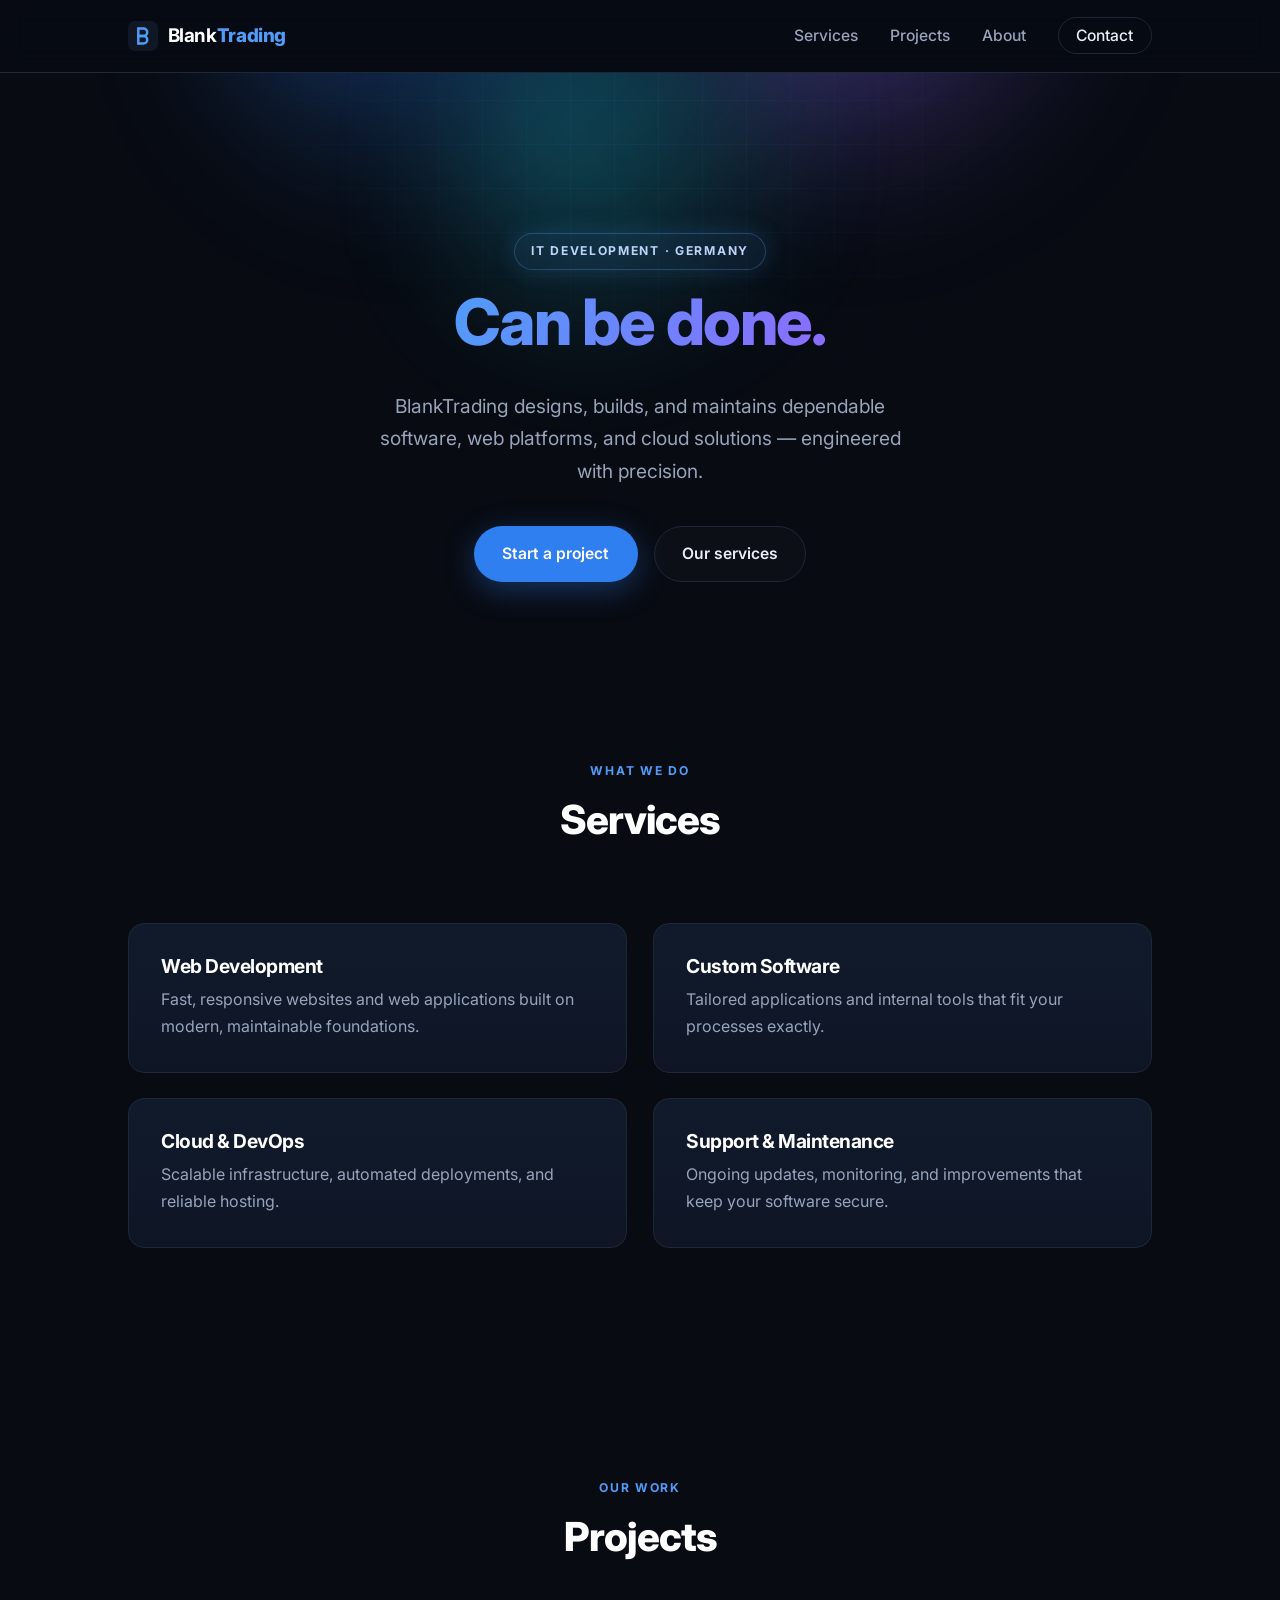
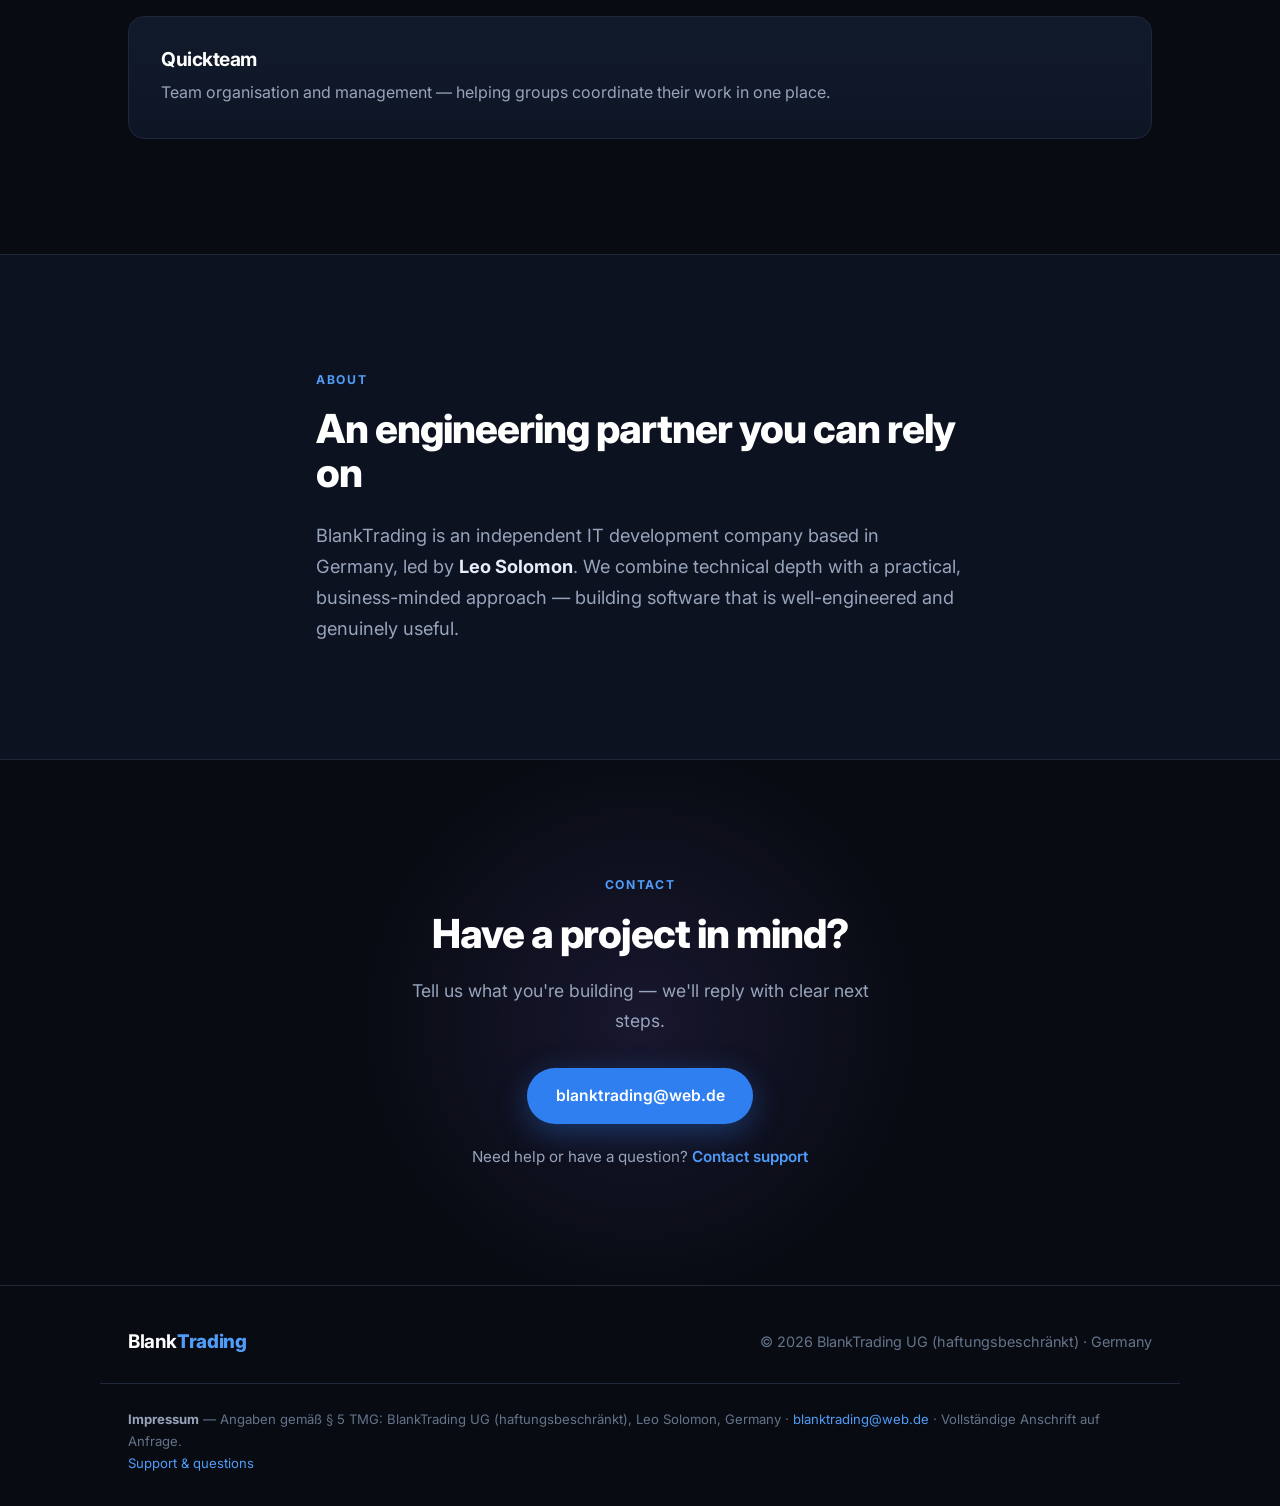
<file: index.html>
<!DOCTYPE html>
<html lang="en">
<head>
  <meta charset="UTF-8" />
  <meta name="viewport" content="width=device-width, initial-scale=1.0" />
  <meta name="description" content="BlankTrading UG (haftungsbeschränkt) is a Germany-based IT development company building reliable software, web platforms, and cloud solutions." />
  <meta name="theme-color" content="#0a0e17" />
  <title>BlankTrading — IT Development</title>
  <link rel="preconnect" href="https://fonts.googleapis.com" />
  <link rel="preconnect" href="https://fonts.gstatic.com" crossorigin />
  <link href="https://fonts.googleapis.com/css2?family=Inter:wght@400;500;600;700;800&display=swap" rel="stylesheet" />
  <link rel="stylesheet" href="styles.css" />
  <link rel="icon" href="data:image/svg+xml,%3Csvg xmlns='http://www.w3.org/2000/svg' viewBox='0 0 32 32'%3E%3Crect width='32' height='32' rx='7' fill='%23101725'/%3E%3Cg fill='none' stroke='%234f9cf9' stroke-width='2.6' stroke-linecap='round' stroke-linejoin='round'%3E%3Cpath d='M11 8V24'/%3E%3Cpath d='M11 8H16.5a4 4 0 0 1 0 8H11'/%3E%3Cpath d='M11 16H16.5a4 4 0 0 1 0 8H11'/%3E%3C/g%3E%3C/svg%3E" />
</head>
<body>
  <a class="skip-link" href="#main">Skip to content</a>
  <div class="scroll-progress" aria-hidden="true"></div>

  <header class="site-header" id="top">
    <div class="container header-inner">
      <a class="brand" href="#top" aria-label="BlankTrading home">
        <span class="brand-mark" aria-hidden="true">
          <svg viewBox="0 0 32 32" width="30" height="30" role="img">
            <rect width="32" height="32" rx="7" fill="#101725" />
            <g fill="none" stroke="#4f9cf9" stroke-width="2.6" stroke-linecap="round" stroke-linejoin="round">
              <path d="M11 8V24" />
              <path d="M11 8H16.5a4 4 0 0 1 0 8H11" />
              <path d="M11 16H16.5a4 4 0 0 1 0 8H11" />
            </g>
          </svg>
        </span>
        <span class="brand-name">Blank<strong>Trading</strong></span>
      </a>

      <nav class="site-nav" aria-label="Primary">
        <button class="nav-toggle" aria-expanded="false" aria-controls="nav-menu" aria-label="Toggle navigation">
          <span></span><span></span><span></span>
        </button>
        <ul class="nav-menu" id="nav-menu">
          <li><a href="#services">Services</a></li>
          <li><a href="#projects">Projects</a></li>
          <li><a href="#about">About</a></li>
          <li><a href="#contact" class="nav-cta">Contact</a></li>
        </ul>
      </nav>
    </div>
  </header>

  <main id="main">
    <!-- Hero -->
    <section class="hero">
      <div class="hero-bg" aria-hidden="true">
        <span class="orb orb-1"></span>
        <span class="orb orb-2"></span>
        <span class="orb orb-3"></span>
        <span class="hero-grid"></span>
      </div>
      <div class="container hero-inner">
        <p class="eyebrow eyebrow-badge">IT Development · Germany</p>
        <h1><span class="grad-text">Can be done.</span></h1>
        <p class="lead">
          BlankTrading designs, builds, and maintains dependable software, web
          platforms, and cloud solutions — engineered with precision.
        </p>
        <div class="hero-actions">
          <a href="#contact" class="btn btn-primary">Start a project</a>
          <a href="#services" class="btn btn-ghost">Our services</a>
        </div>
      </div>
    </section>

    <!-- Services -->
    <section class="section" id="services">
      <div class="container">
        <div class="section-head">
          <p class="eyebrow">What we do</p>
          <h2>Services</h2>
        </div>

        <div class="grid grid-2">
          <!-- Web Development — a website assembling itself -->
          <article class="card card-anim" data-service="web">
            <span class="aura aura-web" aria-hidden="true">
              <span class="frame"></span>
              <i class="cb cb-tl"></i><i class="cb cb-tr"></i><i class="cb cb-bl"></i><i class="cb cb-br"></i>
              <i class="guide guide-1"></i>
              <i class="guide guide-2"></i>
              <span class="code">
                <b>&lt;section class="hero"&gt;</b>
                <b>&nbsp;&nbsp;&lt;h1&gt;Can be done.&lt;/h1&gt;</b>
                <b>&lt;/section&gt;</b>
              </span>
            </span>
            <h3>Web Development</h3>
            <p>Fast, responsive websites and web applications built on modern, maintainable foundations.</p>
          </article>

          <!-- Custom Software — architecture graph with flowing data -->
          <article class="card card-anim" data-service="software">
            <span class="aura aura-software" aria-hidden="true">
              <span class="frame"></span>
              <i class="cb cb-tl"></i><i class="cb cb-tr"></i><i class="cb cb-bl"></i><i class="cb cb-br"></i>
              <i class="nd nd-t"></i><i class="nd nd-r"></i><i class="nd nd-b"></i><i class="nd nd-l"></i>
              <span class="code">
                <b>#include &lt;core.h&gt;</b>
                <b>int main() {</b>
                <b>&nbsp;&nbsp;app.run();</b>
              </span>
            </span>
            <h3>Custom Software</h3>
            <p>Tailored applications and internal tools that fit your processes exactly.</p>
          </article>

          <!-- Cloud & DevOps — autoscaling servers syncing to a cloud -->
          <article class="card card-anim" data-service="cloud">
            <span class="aura aura-cloud" aria-hidden="true">
              <span class="frame"></span>
              <i class="cb cb-tl"></i><i class="cb cb-tr"></i><i class="cb cb-bl"></i><i class="cb cb-br"></i>
              <svg class="cl cl-1" viewBox="0 0 64 40"><path d="M18 34a10 10 0 0 1 .5-19.9A13 13 0 0 1 44 15a9 9 0 0 1 4 19z"/></svg>
              <svg class="cl cl-2" viewBox="0 0 64 40"><path d="M18 34a10 10 0 0 1 .5-19.9A13 13 0 0 1 44 15a9 9 0 0 1 4 19z"/></svg>
              <svg class="cl cl-3" viewBox="0 0 64 40"><path d="M18 34a10 10 0 0 1 .5-19.9A13 13 0 0 1 44 15a9 9 0 0 1 4 19z"/></svg>
            </span>
            <h3>Cloud &amp; DevOps</h3>
            <p>Scalable infrastructure, automated deployments, and reliable hosting.</p>
          </article>

          <!-- Support & Maintenance — live monitoring graph -->
          <article class="card card-anim" data-service="support">
            <span class="aura aura-support" aria-hidden="true">
              <span class="frame"></span>
              <i class="cb cb-tl"></i><i class="cb cb-tr"></i><i class="cb cb-bl"></i><i class="cb cb-br"></i>
              <i class="st st-1"></i>
              <i class="st st-2"></i>
            </span>
            <h3>Support &amp; Maintenance</h3>
            <p>Ongoing updates, monitoring, and improvements that keep your software secure.</p>
          </article>
        </div>
      </div>
    </section>

    <!-- Projects -->
    <section class="section" id="projects">
      <div class="container">
        <div class="section-head">
          <p class="eyebrow">Our work</p>
          <h2>Projects</h2>
        </div>

        <div class="projects-grid">
          <div class="card card-anim project-card">
            <h3>Quickteam</h3>
            <p>Team organisation and management — helping groups coordinate their work in one place.</p>
          </div>
        </div>
      </div>
    </section>

    <!-- About -->
    <section class="section section-alt" id="about">
      <div class="container about-inner">
        <div class="section-head section-head-left">
          <p class="eyebrow">About</p>
          <h2>An engineering partner you can rely on</h2>
        </div>
        <p class="about-text">
          BlankTrading is an independent IT development company based in Germany,
          led by <strong>Leo Solomon</strong>. We combine technical depth with a
          practical, business-minded approach — building software that is
          well-engineered and genuinely useful.
        </p>
      </div>
    </section>

    <!-- Contact -->
    <section class="section contact" id="contact">
      <div class="container contact-inner">
        <p class="eyebrow">Contact</p>
        <h2>Have a project in mind?</h2>
        <p class="contact-lead">Tell us what you're building — we'll reply with clear next steps.</p>
        <a href="mailto:blanktrading@web.de" class="btn btn-primary">blanktrading@web.de</a>
        <p class="contact-support">
          Need help or have a question?
          <a href="mailto:blanktrading@web.de?subject=Support%20request">Contact support</a>
        </p>
      </div>
    </section>
  </main>

  <footer class="site-footer">
    <div class="container footer-inner">
      <span class="brand-name">Blank<strong>Trading</strong></span>
      <p class="footer-copy">&copy; <span id="year">2026</span> BlankTrading UG (haftungsbeschränkt) · Germany</p>
    </div>

    <!-- Impressum (legally required in Germany) -->
    <div class="container impressum" id="impressum">
      <p>
        <strong>Impressum</strong> — Angaben gemäß § 5 TMG:
        BlankTrading UG (haftungsbeschränkt), Leo Solomon, Germany ·
        <a href="mailto:blanktrading@web.de">blanktrading@web.de</a> ·
        Vollständige Anschrift auf Anfrage.
      </p>
      <p class="footer-support">
        <a href="mailto:blanktrading@web.de?subject=Support%20request">Support &amp; questions</a>
      </p>
    </div>
  </footer>

  <script src="script.js" defer></script>
</body>
</html>
</file>
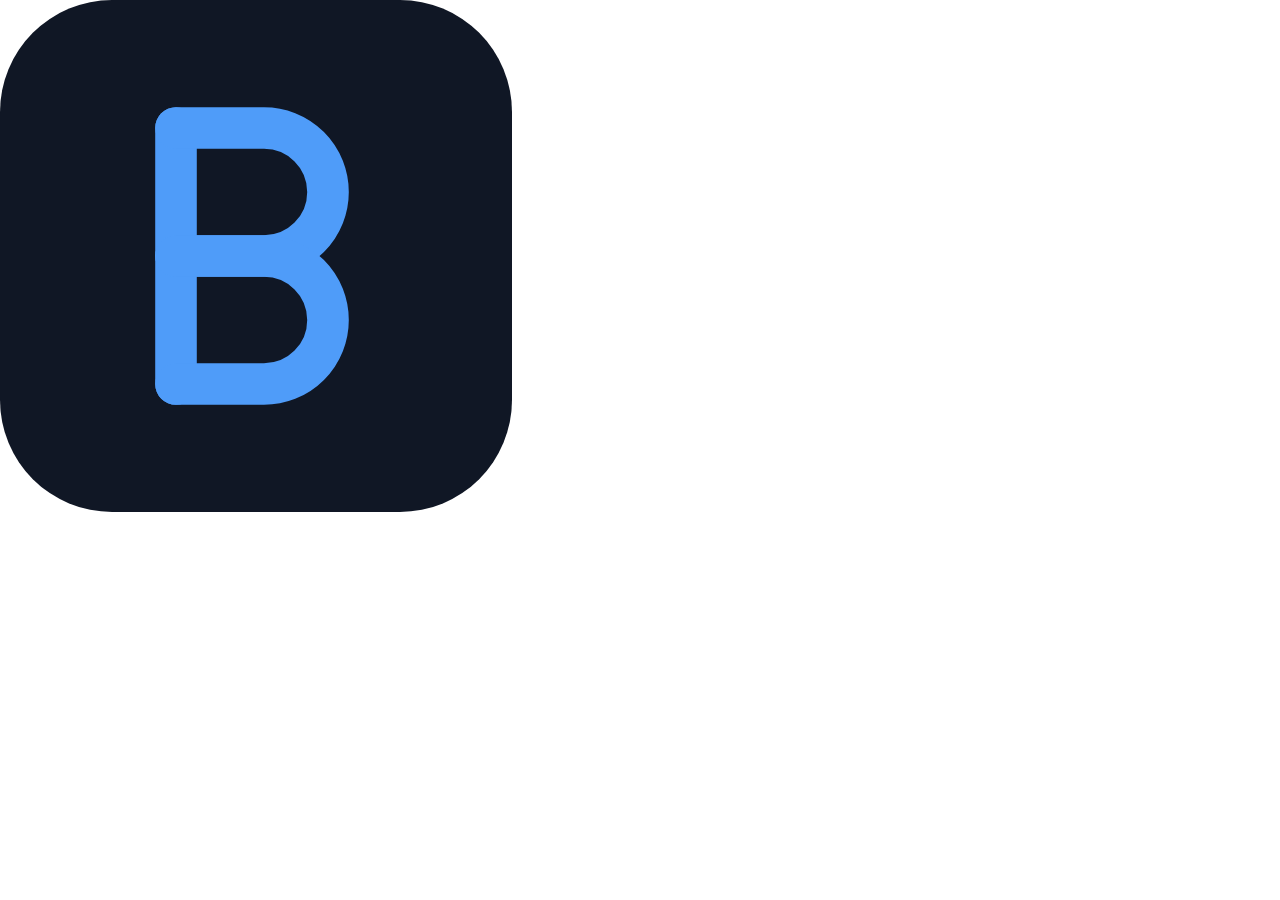
<file: _render_icon.html>
<!doctype html><html><head><meta charset="utf-8"><style>html,body{margin:0}</style></head>
<body>
<canvas id="c" width="512" height="512"></canvas>
<script>
const svg = `<svg xmlns='http://www.w3.org/2000/svg' viewBox='0 0 32 32'><rect width='32' height='32' rx='7' fill='#101725'/><g fill='none' stroke='#4f9cf9' stroke-width='2.6' stroke-linecap='round' stroke-linejoin='round'><path d='M11 8V24'/><path d='M11 8H16.5a4 4 0 0 1 0 8H11'/><path d='M11 16H16.5a4 4 0 0 1 0 8H11'/></g></svg>`;
window.done = false;
const img = new Image();
img.onload = () => {
  const c = document.getElementById('c');
  const ctx = c.getContext('2d');
  ctx.drawImage(img, 0, 0, 512, 512);
  window.pngData = c.toDataURL('image/png').split(',')[1];
  window.done = true;
};
img.src = 'data:image/svg+xml;utf8,' + encodeURIComponent(svg);
</script>
</body></html>
</file>
<file: styles.css>
/* ============================================================
   BlankTrading — stylesheet (dark, flashy)
   ============================================================ */

:root {
  --bg: #080b12;
  --bg-soft: #0c1220;
  --surface: #111a2b;
  --surface-2: #0e1626;
  --border: #1e2838;
  --blue: #4f9cf9;
  --blue-strong: #2f7ff0;
  --cyan: #22d3ee;
  --violet: #8b6cff;
  --text: #e7edf7;
  --muted: #97a4bb;
  --faint: #64748b;

  --grad: linear-gradient(120deg, #4f9cf9, #8b6cff 45%, #22d3ee);
  --grad-soft: linear-gradient(120deg, rgba(79,156,249,.9), rgba(139,108,255,.9), rgba(34,211,238,.9));

  --radius: 16px;
  --container: 1080px;
  --font: "Inter", system-ui, -apple-system, "Segoe UI", Roboto, Helvetica, Arial, sans-serif;
}

*, *::before, *::after { box-sizing: border-box; }

html { scroll-behavior: smooth; }

body {
  margin: 0;
  font-family: var(--font);
  color: var(--text);
  background: var(--bg);
  line-height: 1.7;
  -webkit-font-smoothing: antialiased;
  text-rendering: optimizeLegibility;
  overflow-x: hidden;
}

@media (prefers-reduced-motion: reduce) {
  html { scroll-behavior: auto; }
  *, *::before, *::after { animation: none !important; transition: none !important; }
  .reveal { opacity: 1 !important; transform: none !important; }
  .scroll-progress { display: none !important; }
}

h1, h2, h3 { line-height: 1.12; letter-spacing: -0.025em; margin: 0 0 .5em; color: #fff; }
h1 { font-size: clamp(2.4rem, 6vw, 4rem); font-weight: 800; }
h2 { font-size: clamp(1.8rem, 3.6vw, 2.5rem); font-weight: 800; }
h3 { font-size: 1.2rem; font-weight: 700; }
p { margin: 0 0 1rem; }
a { color: var(--blue); text-decoration: none; }
a:hover { color: #7bb5fb; }
svg { display: block; max-width: 100%; }

.container {
  width: 100%;
  max-width: var(--container);
  margin: 0 auto;
  padding: 0 28px;
}

.grad-text {
  background: var(--grad);
  background-size: 220% 220%;
  -webkit-background-clip: text;
  background-clip: text;
  -webkit-text-fill-color: transparent;
  color: transparent;
  animation: grad-shift 6s ease infinite;
}
@keyframes grad-shift {
  0%, 100% { background-position: 0% 50%; }
  50% { background-position: 100% 50%; }
}

.skip-link {
  position: absolute;
  left: -999px; top: 0;
  background: var(--blue-strong);
  color: #fff;
  padding: 10px 16px;
  border-radius: 0 0 8px 0;
  z-index: 200;
}
.skip-link:focus { left: 0; }

.eyebrow {
  text-transform: uppercase;
  letter-spacing: .14em;
  font-size: .76rem;
  font-weight: 700;
  color: var(--blue);
  margin: 0 0 1rem;
}
.eyebrow-badge {
  display: inline-block;
  padding: .45rem 1rem;
  border-radius: 999px;
  border: 1px solid rgba(79,156,249,.3);
  background: rgba(79,156,249,.08);
  color: #bcd4f7;
  box-shadow: 0 0 24px rgba(79,156,249,.18);
}

/* ---------- Buttons ---------- */
.btn {
  position: relative;
  display: inline-flex;
  align-items: center;
  justify-content: center;
  font-weight: 600;
  font-size: .98rem;
  padding: .85rem 1.7rem;
  border-radius: 999px;
  border: 1px solid transparent;
  cursor: pointer;
  overflow: hidden;
  transition: transform .18s ease, box-shadow .25s ease, background .2s ease, border-color .2s ease, color .2s ease;
}
.btn:active { transform: translateY(1px); }
/* Shine sweep */
.btn::after {
  content: "";
  position: absolute;
  top: 0; left: -120%;
  width: 60%; height: 100%;
  background: linear-gradient(100deg, transparent, rgba(255,255,255,.35), transparent);
  transform: skewX(-18deg);
  transition: left .6s ease;
}
.btn:hover::after { left: 140%; }
.btn-primary {
  background: var(--blue-strong);
  color: #fff;
  box-shadow: 0 8px 30px rgba(47,127,240,.35);
}
.btn-primary:hover {
  background: #3d89f5;
  color: #fff;
  transform: translateY(-2px);
  box-shadow: 0 12px 40px rgba(47,127,240,.5);
}
.btn-ghost { background: rgba(255,255,255,.02); color: var(--text); border-color: var(--border); }
.btn-ghost:hover { border-color: var(--blue); color: var(--blue); transform: translateY(-2px); box-shadow: 0 8px 30px rgba(79,156,249,.2); }

/* ---------- Header ---------- */
.site-header {
  position: sticky;
  top: 0;
  z-index: 100;
  background: rgba(8, 11, 18, .72);
  backdrop-filter: saturate(160%) blur(14px);
  border-bottom: 1px solid var(--border);
}
.site-header::after {
  content: "";
  position: absolute;
  left: 0; right: 0; bottom: -1px;
  height: 1px;
  background: var(--grad);
  opacity: 0;
  transition: opacity .35s ease;
}
.site-header.scrolled { background: rgba(8, 11, 18, .9); }
.site-header.scrolled::after { opacity: .5; }
.header-inner {
  display: flex;
  align-items: center;
  justify-content: space-between;
  height: 72px;
  transition: height .3s ease;
}
.site-header.scrolled .header-inner { height: 60px; }
.brand { display: inline-flex; align-items: center; gap: .6rem; color: #fff; }
.brand:hover { color: #fff; }
.brand-mark { display: inline-flex; border-radius: 8px; transition: transform .3s ease; }
.brand:hover .brand-mark { transform: rotate(-8deg) scale(1.05); }
.brand-name { font-weight: 700; font-size: 1.18rem; letter-spacing: -0.02em; color: #fff; }
.brand-name strong { color: var(--blue); font-weight: 800; }

.site-nav { display: flex; align-items: center; }
.nav-menu { display: flex; align-items: center; gap: 2rem; list-style: none; margin: 0; padding: 0; }
.nav-menu a { position: relative; color: var(--muted); font-weight: 500; font-size: .98rem; }
.nav-menu a:not(.nav-cta)::after {
  content: "";
  position: absolute;
  left: 0; bottom: -4px;
  width: 0; height: 2px;
  border-radius: 2px;
  background: var(--grad);
  transition: width .25s ease;
}
.nav-menu a:not(.nav-cta):hover::after { width: 100%; }
.nav-menu a:hover { color: #fff; }
.nav-cta {
  border: 1px solid var(--border);
  padding: .5rem 1.1rem;
  border-radius: 999px;
  color: var(--text) !important;
}
.nav-cta:hover { border-color: var(--blue); color: var(--blue) !important; box-shadow: 0 6px 20px rgba(79,156,249,.2); }

.nav-toggle {
  display: none;
  flex-direction: column;
  justify-content: center;
  gap: 5px;
  width: 44px; height: 44px;
  background: transparent;
  border: 1px solid var(--border);
  border-radius: 10px;
  cursor: pointer;
}
.nav-toggle span { display: block; width: 20px; height: 2px; margin: 0 auto; background: var(--text); }

/* ---------- Hero ---------- */
.hero {
  position: relative;
  padding: clamp(5.5rem, 14vw, 10rem) 0 clamp(4.5rem, 11vw, 8rem);
  text-align: center;
  overflow: hidden;
}
.hero-bg { position: absolute; top: -30%; left: 0; right: 0; bottom: 0; z-index: 0; pointer-events: none; will-change: transform; }
.orb {
  position: absolute;
  border-radius: 50%;
  filter: blur(70px);
  opacity: .55;
  will-change: transform;
}
.orb-1 {
  width: 480px; height: 480px;
  top: -140px; left: 50%; margin-left: -420px;
  background: radial-gradient(circle at 30% 30%, #2f7ff0, transparent 70%);
  animation: float-orb 14s ease-in-out infinite;
}
.orb-2 {
  width: 420px; height: 420px;
  top: -80px; left: 50%; margin-left: 60px;
  background: radial-gradient(circle at 30% 30%, #8b6cff, transparent 70%);
  animation: float-orb 18s ease-in-out infinite reverse;
}
.orb-3 {
  width: 360px; height: 360px;
  top: 120px; left: 50%; margin-left: -180px;
  background: radial-gradient(circle at 30% 30%, #22d3ee, transparent 70%);
  opacity: .4;
  animation: float-orb 20s ease-in-out infinite;
}
@keyframes float-orb {
  0%, 100% { transform: translate(0, 0) scale(1); }
  33% { transform: translate(40px, 30px) scale(1.08); }
  66% { transform: translate(-30px, 20px) scale(.96); }
}
.hero-grid {
  position: absolute;
  inset: -2px;
  background-image:
    linear-gradient(rgba(79,156,249,.06) 1px, transparent 1px),
    linear-gradient(90deg, rgba(79,156,249,.06) 1px, transparent 1px);
  background-size: 44px 44px;
  mask-image: radial-gradient(650px 400px at 50% 30%, #000 0%, transparent 75%);
  -webkit-mask-image: radial-gradient(650px 400px at 50% 30%, #000 0%, transparent 75%);
}
.hero-inner { position: relative; z-index: 1; max-width: 42rem; margin: 0 auto; }
.hero .lead {
  font-size: 1.2rem;
  color: var(--muted);
  margin: 0 auto;
  max-width: 35rem;
}
.hero-actions {
  display: flex;
  flex-wrap: wrap;
  gap: 1rem;
  justify-content: center;
  margin-top: 2.4rem;
}
.hero-chips {
  display: flex;
  flex-wrap: wrap;
  justify-content: center;
  gap: .55rem;
  list-style: none;
  margin: 2.8rem 0 0;
  padding: 0;
}
.hero-chips li {
  font-size: .8rem;
  font-weight: 600;
  color: var(--muted);
  padding: .35rem .85rem;
  border-radius: 999px;
  border: 1px solid var(--border);
  background: rgba(255,255,255,.02);
  transition: color .2s ease, border-color .2s ease, transform .2s ease, box-shadow .2s ease;
}
.hero-chips li:hover {
  color: #fff;
  border-color: var(--blue);
  transform: translateY(-3px);
  box-shadow: 0 8px 22px rgba(79,156,249,.22);
}

/* ---------- Sections ---------- */
.section { position: relative; padding: clamp(4.5rem, 9vw, 7.5rem) 0; }
#services { padding-top: clamp(2rem, 4vw, 3.25rem); }
#services .section-head { margin-bottom: 5rem; }
.section-alt { background: var(--bg-soft); border-top: 1px solid var(--border); border-bottom: 1px solid var(--border); }
.section-head { max-width: 40rem; margin: 0 auto 3.5rem; text-align: center; }
.section-head-left { text-align: left; margin-left: 0; margin-bottom: 1.5rem; }

/* ---------- Scroll reveal ---------- */
.reveal {
  opacity: 0;
  transform: translateY(26px);
  transition: opacity .7s cubic-bezier(.2,.7,.2,1), transform .7s cubic-bezier(.2,.7,.2,1);
  will-change: opacity, transform;
}
.reveal.in { opacity: 1; transform: none; }

/* Directional variants — set via data-reveal in script.js */
.reveal[data-reveal="left"]  { transform: translateX(-40px); }
.reveal[data-reveal="right"] { transform: translateX(40px); }
.reveal[data-reveal="scale"] { transform: scale(.92); }
.reveal[data-reveal="left"].in,
.reveal[data-reveal="right"].in,
.reveal[data-reveal="scale"].in { transform: none; }

/* ---------- Scroll progress bar ---------- */
.scroll-progress {
  position: fixed;
  top: 0; left: 0;
  height: 3px;
  width: 100%;
  transform: scaleX(0);
  transform-origin: 0 50%;
  background: var(--grad);
  z-index: 200;
  pointer-events: none;
  box-shadow: 0 0 12px rgba(79,156,249,.55);
}

/* ---------- Grid / cards ---------- */
.grid { display: grid; gap: 1.6rem; }
.grid-2 { grid-template-columns: repeat(2, 1fr); }
.projects-grid { display: grid; gap: 1.6rem; grid-template-columns: repeat(auto-fit, minmax(280px, 1fr)); }
.project-card { display: block; color: inherit; }
.project-card:hover { color: inherit; }
.project-card h3 { transition: color .2s ease; }
.project-card:hover h3 { color: var(--blue); }

.card {
  position: relative;
  background: linear-gradient(180deg, var(--surface), var(--surface-2));
  border: 1px solid var(--border);
  border-radius: var(--radius);
  padding: 2rem;
  transition: transform .3s cubic-bezier(.2,.7,.2,1), box-shadow .3s ease, border-color .3s ease;
}
.card h3 { margin-bottom: .5rem; }
.card p { margin: 0; color: var(--muted); }

/* ============================================================
   Service card hover animations
   ============================================================ */
.card-anim { overflow: visible; }
.card-anim:hover {
  transform: translateY(-6px);
  border-color: transparent;
  box-shadow: 0 24px 60px rgba(0,0,0,.5), 0 0 40px rgba(79,156,249,.18);
}

/* Animated gradient border ring (masked so only the edge shows) */
.card-anim::before {
  content: "";
  position: absolute;
  inset: 0;
  border-radius: var(--radius);
  padding: 1.4px;
  background: var(--grad);
  background-size: 200% 200%;
  -webkit-mask: linear-gradient(#000 0 0) content-box, linear-gradient(#000 0 0);
  -webkit-mask-composite: xor;
  mask: linear-gradient(#000 0 0) content-box, linear-gradient(#000 0 0);
  mask-composite: exclude;
  opacity: 0;
  transition: opacity .3s ease;
  pointer-events: none;
  z-index: 2;
}
.card-anim:hover::before { opacity: 1; animation: grad-shift 4s ease infinite; }

/* Cursor-following spotlight */
.card-anim::after {
  content: "";
  position: absolute;
  inset: 0;
  border-radius: var(--radius);
  background: radial-gradient(260px 200px at var(--mx, 50%) var(--my, 0%), rgba(79,156,249,.16), transparent 70%);
  opacity: 0;
  transition: opacity .3s ease;
  pointer-events: none;
  z-index: 1;
}
.card-anim:hover::after { opacity: 1; }

.card-anim > * { position: relative; z-index: 3; }

/* Hover "aura" — themed work animations appear AROUND the card,
   transforming its surroundings. Nothing shows at rest. */
@property --sweep { syntax: "<angle>"; inherits: false; initial-value: 0deg; }

.aura {
  position: absolute;
  inset: 0;
  z-index: 5;
  pointer-events: none;
  opacity: 0;
  transition: opacity .35s ease;
}
.card-anim:hover .aura { opacity: 1; }

/* Accent colour per service */
.aura-web      { --accent: #4f9cf9; --accent-rgb: 79,156,249; }
.aura-software { --accent: #8b6cff; --accent-rgb: 139,108,255; }
.aura-cloud    { --accent: #22d3ee; --accent-rgb: 34,211,238; }
.aura-support  { --accent: #57c95a; --accent-rgb: 87,201,90; }

/* Light sweeping around the card's border */
.frame {
  position: absolute;
  inset: -7px;
  border-radius: 22px;
  padding: 2px;
  background: conic-gradient(from var(--sweep),
      transparent 0deg,
      rgba(var(--accent-rgb), .15) 8deg,
      var(--accent) 26deg,
      rgba(var(--accent-rgb), .15) 44deg,
      transparent 70deg,
      transparent 360deg);
  -webkit-mask: linear-gradient(#000 0 0) content-box, linear-gradient(#000 0 0);
  -webkit-mask-composite: xor;
          mask: linear-gradient(#000 0 0) content-box, linear-gradient(#000 0 0);
          mask-composite: exclude;
  filter: drop-shadow(0 0 7px rgba(var(--accent-rgb), .8));
}
.card-anim:hover .frame { animation: sweep 2.4s linear infinite; }
@keyframes sweep { to { --sweep: 360deg; } }

/* Corner brackets that snap out around the card */
.cb {
  position: absolute;
  width: 15px; height: 15px;
  border: 2px solid var(--accent);
  box-shadow: 0 0 8px rgba(var(--accent-rgb), .7);
  opacity: 0;
}
.cb-tl { top: -7px;    left: -7px;  border-right: 0; border-bottom: 0; border-radius: 6px 0 0 0; }
.cb-tr { top: -7px;    right: -7px; border-left: 0;  border-bottom: 0; border-radius: 0 6px 0 0; }
.cb-bl { bottom: -7px; left: -7px;  border-right: 0; border-top: 0;    border-radius: 0 0 0 6px; }
.cb-br { bottom: -7px; right: -7px; border-left: 0;  border-top: 0;    border-radius: 0 0 6px 0; }
.card-anim:hover .cb { animation: cb-pop .45s ease forwards; }
.card-anim:hover .cb-tr { animation-delay: .06s; }
.card-anim:hover .cb-bl { animation-delay: .12s; }
.card-anim:hover .cb-br { animation-delay: .18s; }
@keyframes cb-pop {
  0%   { opacity: 0; transform: scale(.4); }
  60%  { opacity: 1; }
  100% { opacity: 1; transform: scale(1); }
}

/* Web: blueprint guide lines stretching past the sides */
.guide {
  position: absolute;
  left: -18px; right: -18px;
  height: 0;
  border-top: 1px dashed rgba(var(--accent-rgb), .55);
  opacity: 0;
  transform: scaleX(.3);
}
.guide-1 { top: 32%; }
.guide-2 { bottom: 32%; }
.card-anim:hover .guide { animation: guide-in .55s ease forwards; }
.card-anim:hover .guide-2 { animation-delay: .12s; }
@keyframes guide-in { to { opacity: 1; transform: scaleX(1); } }

/* Web & Software: lines of code appearing on the top brim */
.code {
  position: absolute;
  left: 16px;
  bottom: calc(100% + 8px);
  display: flex;
  flex-direction: column;
  align-items: flex-start;
  gap: 3px;
  font: 700 11px/1.3 "SFMono-Regular", ui-monospace, "Cascadia Code", Consolas, monospace;
  white-space: nowrap;
}
.code b {
  color: var(--accent);
  text-shadow: 0 0 8px rgba(var(--accent-rgb), .55);
  opacity: 0;
  transform: translateX(-8px);
}
.card-anim:hover .code b { animation: code-line 2.6s ease-in-out infinite; }
.card-anim:hover .code b:nth-child(2) { animation-delay: .3s; }
.card-anim:hover .code b:nth-child(3) { animation-delay: .6s; }
@keyframes code-line {
  0%   { opacity: 0; transform: translateX(-8px); }
  14%  { opacity: 1; transform: translateX(0); }
  72%  { opacity: 1; transform: translateX(0); }
  100% { opacity: 0; transform: translateX(-8px); }
}

/* Software: architecture nodes pulsing on the card's edges */
.nd {
  position: absolute;
  width: 10px; height: 10px;
  border-radius: 2px;
  background: var(--surface);
  border: 2px solid var(--accent);
  box-shadow: 0 0 8px rgba(var(--accent-rgb), .8);
}
.nd-t { top: -6px;    left: 50%; margin-left: -5px; }
.nd-b { bottom: -6px; left: 50%; margin-left: -5px; }
.nd-l { left: -6px;   top: 50%;  margin-top: -5px; }
.nd-r { right: -6px;  top: 50%;  margin-top: -5px; }
.card-anim:hover .nd { animation: nd-pulse 1.6s ease-in-out infinite; }
.card-anim:hover .nd-r { animation-delay: .2s; }
.card-anim:hover .nd-b { animation-delay: .4s; }
.card-anim:hover .nd-l { animation-delay: .6s; }
@keyframes nd-pulse {
  0%, 100% { transform: scale(.8); box-shadow: 0 0 6px rgba(var(--accent-rgb), .5); }
  50%      { transform: scale(1.2); box-shadow: 0 0 14px rgba(var(--accent-rgb), 1); }
}

/* Cloud: clouds drifting above the card */
.cl {
  position: absolute;
  top: -24px;
  width: 44px;
  fill: var(--accent);
  filter: drop-shadow(0 0 8px rgba(var(--accent-rgb), .8));
  opacity: 0;
}
.cl-1 { left: 8%; }
.cl-2 { left: 42%; top: -30px; width: 34px; }
.cl-3 { left: 72%; top: -20px; width: 40px; }
.card-anim:hover .cl { animation: cl-float 3s ease-in-out infinite; }
.card-anim:hover .cl-2 { animation-delay: .4s; }
.card-anim:hover .cl-3 { animation-delay: .8s; }
@keyframes cl-float {
  0%   { opacity: 0; transform: translateY(8px); }
  25%  { opacity: 1; }
  75%  { opacity: 1; transform: translateY(-4px); }
  100% { opacity: .5; transform: translateY(-9px); }
}

/* Support: monitoring status dots blinking above the card */
.st {
  position: absolute;
  top: -6px;
  width: 9px; height: 9px;
  border-radius: 50%;
  background: var(--accent);
  box-shadow: 0 0 10px rgba(var(--accent-rgb), 1);
}
.st-1 { left: 20px; }
.st-2 { right: 20px; }
.card-anim:hover .st { animation: st-blink 1.1s ease-in-out infinite; }
.card-anim:hover .st-2 { animation-delay: .55s; }
@keyframes st-blink { 0%, 100% { opacity: 1; } 50% { opacity: .25; } }

/* ---------- About ---------- */
.about-inner { max-width: 44rem; }
.about-text { font-size: 1.14rem; color: var(--muted); margin: 0; }
.about-text strong { color: var(--text); }

/* ---------- Contact ---------- */
.contact { text-align: center; overflow: hidden; }
.contact::before {
  content: "";
  position: absolute;
  width: 620px; height: 620px;
  left: 50%; top: 50%;
  transform: translate(-50%, -50%);
  background: radial-gradient(circle, rgba(139,108,255,.12), transparent 65%);
  pointer-events: none;
}
.contact-inner { position: relative; max-width: 34rem; margin: 0 auto; }
.contact-lead { color: var(--muted); font-size: 1.1rem; margin: 0 0 2rem; }
.contact-support { color: var(--muted); font-size: .95rem; margin: 1.25rem 0 0; }
.contact-support a { color: var(--blue); font-weight: 600; text-decoration: none; }
.contact-support a:hover { text-decoration: underline; }

/* ---------- Footer ---------- */
.site-footer {
  border-top: 1px solid var(--border);
  background: var(--bg);
  padding: 2.5rem 0 2rem;
}
.footer-inner {
  display: flex;
  flex-wrap: wrap;
  align-items: center;
  justify-content: space-between;
  gap: 1rem;
}
.footer-copy { margin: 0; color: var(--faint); font-size: .9rem; }
.impressum { padding-top: 1.5rem; margin-top: 1.5rem; border-top: 1px solid var(--border); }
.impressum p { margin: 0; color: var(--faint); font-size: .82rem; line-height: 1.7; }
.impressum strong { color: var(--muted); }
.impressum a { color: var(--blue); }
.footer-support { margin: .75rem 0 0; font-size: .85rem; }
.footer-support a { color: var(--blue); text-decoration: none; }
.footer-support a:hover { text-decoration: underline; }

/* ---------- Responsive ---------- */
@media (max-width: 720px) {
  .grid-2 { grid-template-columns: 1fr; }
}

@media (max-width: 600px) {
  .nav-toggle { display: flex; }
  .nav-menu {
    position: absolute;
    top: 72px; left: 0; right: 0;
    flex-direction: column;
    align-items: stretch;
    gap: 0;
    background: var(--surface);
    border-bottom: 1px solid var(--border);
    padding: .5rem 0;
    display: none;
  }
  .nav-menu.open { display: flex; }
  .nav-menu li { padding: 0 28px; }
  .nav-menu a { display: block; padding: .8rem 0; }
  .nav-cta { text-align: center; margin: .5rem 0; }
}
</file>
